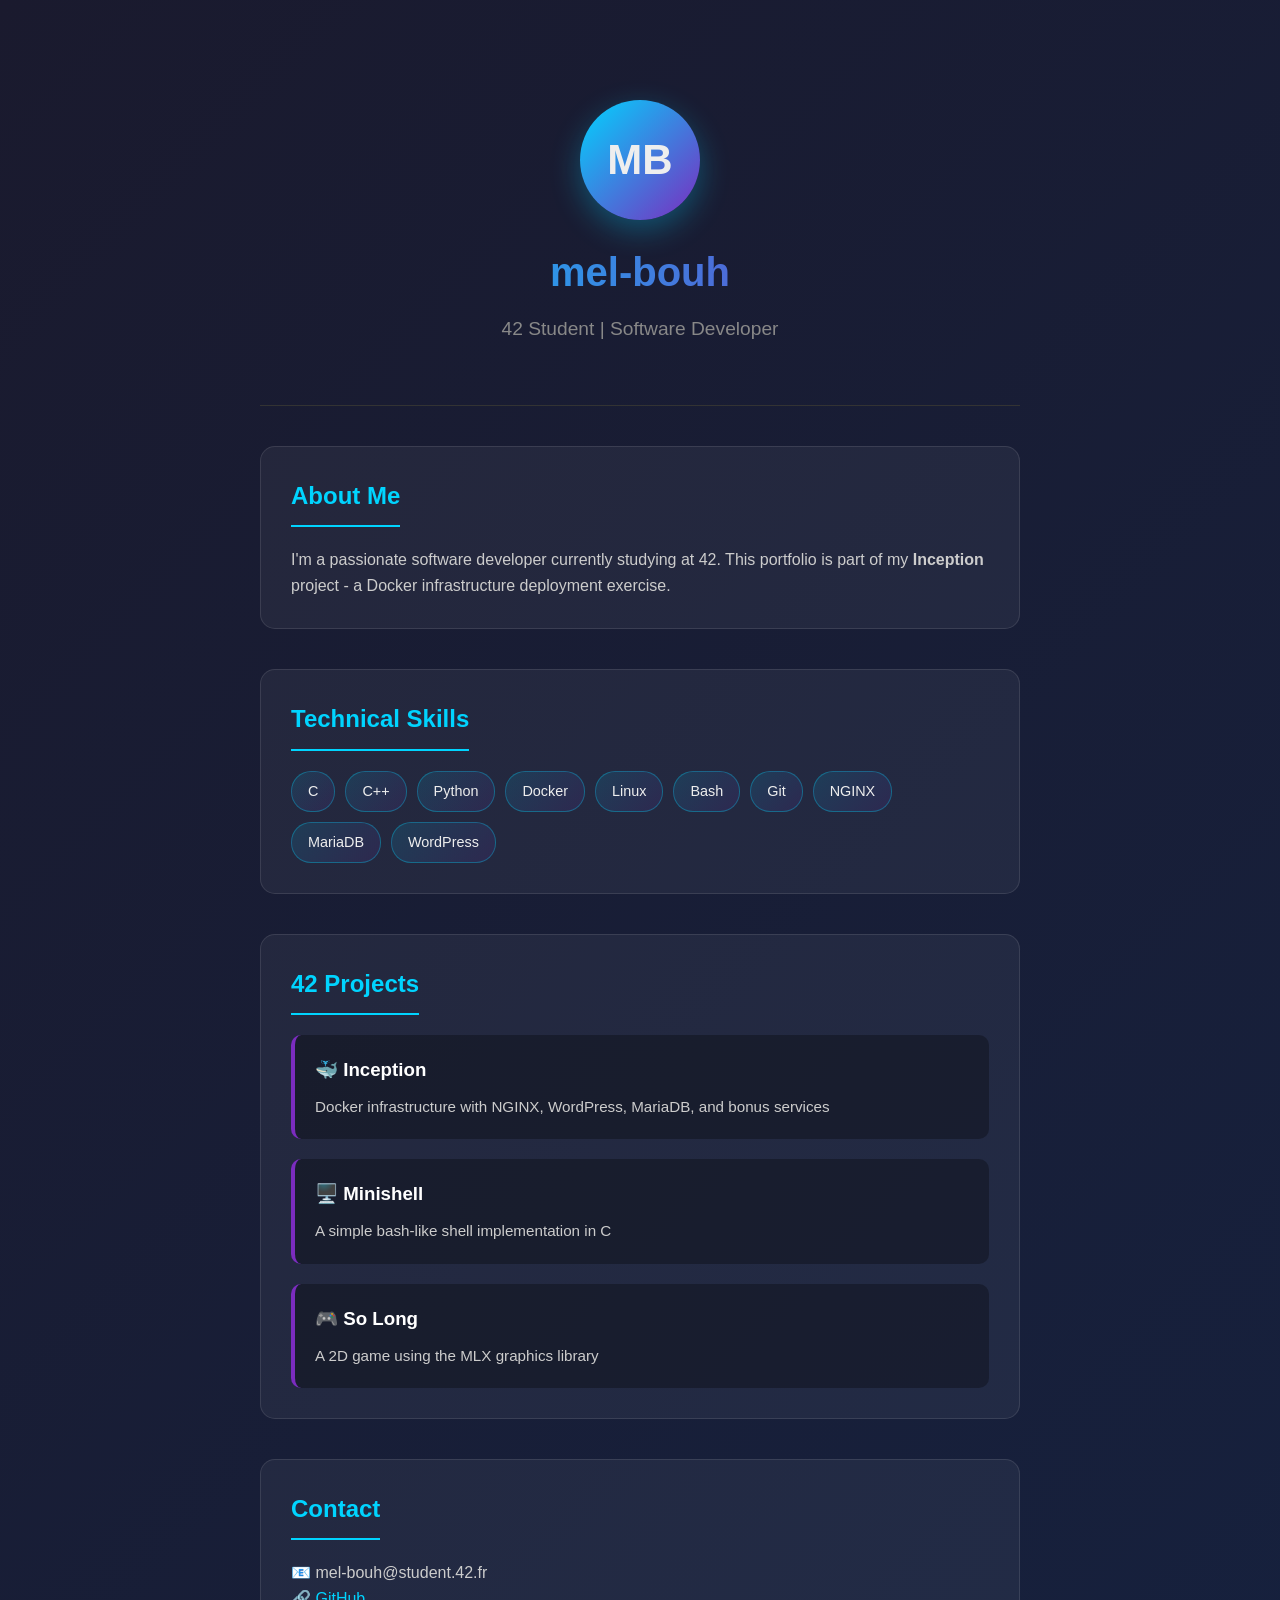
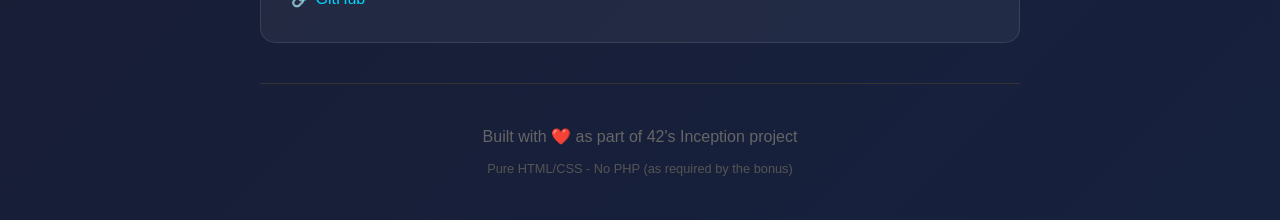
<file: srcs/requirements/bonus/static-site/html/index.html>
<!DOCTYPE html>
<html lang="en">
<head>
    <meta charset="UTF-8">
    <meta name="viewport" content="width=device-width, initial-scale=1.0">
    <title>mel-bouh | 42 Portfolio</title>
    <link rel="stylesheet" href="style.css">
</head>
<body>
    <div class="container">
        <!-- Header Section -->
        <header class="header">
            <div class="profile">
                <div class="avatar">MB</div>
                <h1>mel-bouh</h1>
                <p class="tagline">42 Student | Software Developer</p>
            </div>
        </header>

        <!-- About Section -->
        <section class="section">
            <h2>About Me</h2>
            <p>
                I'm a passionate software developer currently studying at 42. 
                This portfolio is part of my <strong>Inception</strong> project - 
                a Docker infrastructure deployment exercise.
            </p>
        </section>

        <!-- Skills Section -->
        <section class="section">
            <h2>Technical Skills</h2>
            <div class="skills">
                <span class="skill">C</span>
                <span class="skill">C++</span>
                <span class="skill">Python</span>
                <span class="skill">Docker</span>
                <span class="skill">Linux</span>
                <span class="skill">Bash</span>
                <span class="skill">Git</span>
                <span class="skill">NGINX</span>
                <span class="skill">MariaDB</span>
                <span class="skill">WordPress</span>
            </div>
        </section>

        <!-- Projects Section -->
        <section class="section">
            <h2>42 Projects</h2>
            <div class="projects">
                <div class="project-card">
                    <h3>🐳 Inception</h3>
                    <p>Docker infrastructure with NGINX, WordPress, MariaDB, and bonus services</p>
                </div>
                <div class="project-card">
                    <h3>🖥️ Minishell</h3>
                    <p>A simple bash-like shell implementation in C</p>
                </div>
                <div class="project-card">
                    <h3>🎮 So Long</h3>
                    <p>A 2D game using the MLX graphics library</p>
                </div>
            </div>
        </section>

        <!-- Contact Section -->
        <section class="section">
            <h2>Contact</h2>
            <p>📧 mel-bouh@student.42.fr</p>
            <p>🔗 <a href="https://github.com/mel-bouh">GitHub</a></p>
        </section>

        <!-- Footer -->
        <footer class="footer">
            <p>Built with ❤️ as part of 42's Inception project</p>
            <p class="tech-note">Pure HTML/CSS - No PHP (as required by the bonus)</p>
        </footer>
    </div>
</body>
</html>
</file>
<file: srcs/requirements/bonus/static-site/html/style.css>
/* Reset and base styles */
* {
    margin: 0;
    padding: 0;
    box-sizing: border-box;
}

body {
    font-family: 'Segoe UI', Tahoma, Geneva, Verdana, sans-serif;
    background: linear-gradient(135deg, #1a1a2e 0%, #16213e 100%);
    color: #eee;
    min-height: 100vh;
    line-height: 1.6;
}

.container {
    max-width: 800px;
    margin: 0 auto;
    padding: 40px 20px;
}

/* Header */
.header {
    text-align: center;
    padding: 60px 0;
    border-bottom: 1px solid #333;
    margin-bottom: 40px;
}

.avatar {
    width: 120px;
    height: 120px;
    background: linear-gradient(135deg, #00d4ff, #7b2cbf);
    border-radius: 50%;
    display: flex;
    align-items: center;
    justify-content: center;
    font-size: 42px;
    font-weight: bold;
    margin: 0 auto 20px;
    box-shadow: 0 10px 30px rgba(0, 212, 255, 0.3);
}

.header h1 {
    font-size: 2.5rem;
    margin-bottom: 10px;
    background: linear-gradient(90deg, #00d4ff, #7b2cbf);
    -webkit-background-clip: text;
    -webkit-text-fill-color: transparent;
    background-clip: text;
}

.tagline {
    color: #888;
    font-size: 1.2rem;
}

/* Sections */
.section {
    margin-bottom: 40px;
    padding: 30px;
    background: rgba(255, 255, 255, 0.05);
    border-radius: 15px;
    border: 1px solid rgba(255, 255, 255, 0.1);
}

.section h2 {
    font-size: 1.5rem;
    margin-bottom: 20px;
    color: #00d4ff;
    border-bottom: 2px solid #00d4ff;
    padding-bottom: 10px;
    display: inline-block;
}

.section p {
    color: #ccc;
}

/* Skills */
.skills {
    display: flex;
    flex-wrap: wrap;
    gap: 10px;
}

.skill {
    background: linear-gradient(135deg, #00d4ff20, #7b2cbf20);
    border: 1px solid #00d4ff50;
    padding: 8px 16px;
    border-radius: 20px;
    font-size: 0.9rem;
    transition: all 0.3s ease;
}

.skill:hover {
    background: linear-gradient(135deg, #00d4ff40, #7b2cbf40);
    transform: translateY(-2px);
}

/* Projects */
.projects {
    display: grid;
    gap: 20px;
}

.project-card {
    background: rgba(0, 0, 0, 0.3);
    padding: 20px;
    border-radius: 10px;
    border-left: 4px solid #7b2cbf;
    transition: transform 0.3s ease;
}

.project-card:hover {
    transform: translateX(5px);
}

.project-card h3 {
    margin-bottom: 10px;
    color: #fff;
}

.project-card p {
    font-size: 0.95rem;
}

/* Links */
a {
    color: #00d4ff;
    text-decoration: none;
    transition: color 0.3s ease;
}

a:hover {
    color: #7b2cbf;
}

/* Footer */
.footer {
    text-align: center;
    padding-top: 40px;
    border-top: 1px solid #333;
    margin-top: 40px;
    color: #666;
}

.tech-note {
    font-size: 0.8rem;
    margin-top: 10px;
    color: #555;
}

/* Responsive */
@media (max-width: 600px) {
    .header h1 {
        font-size: 2rem;
    }
    
    .section {
        padding: 20px;
    }
}
</file>
